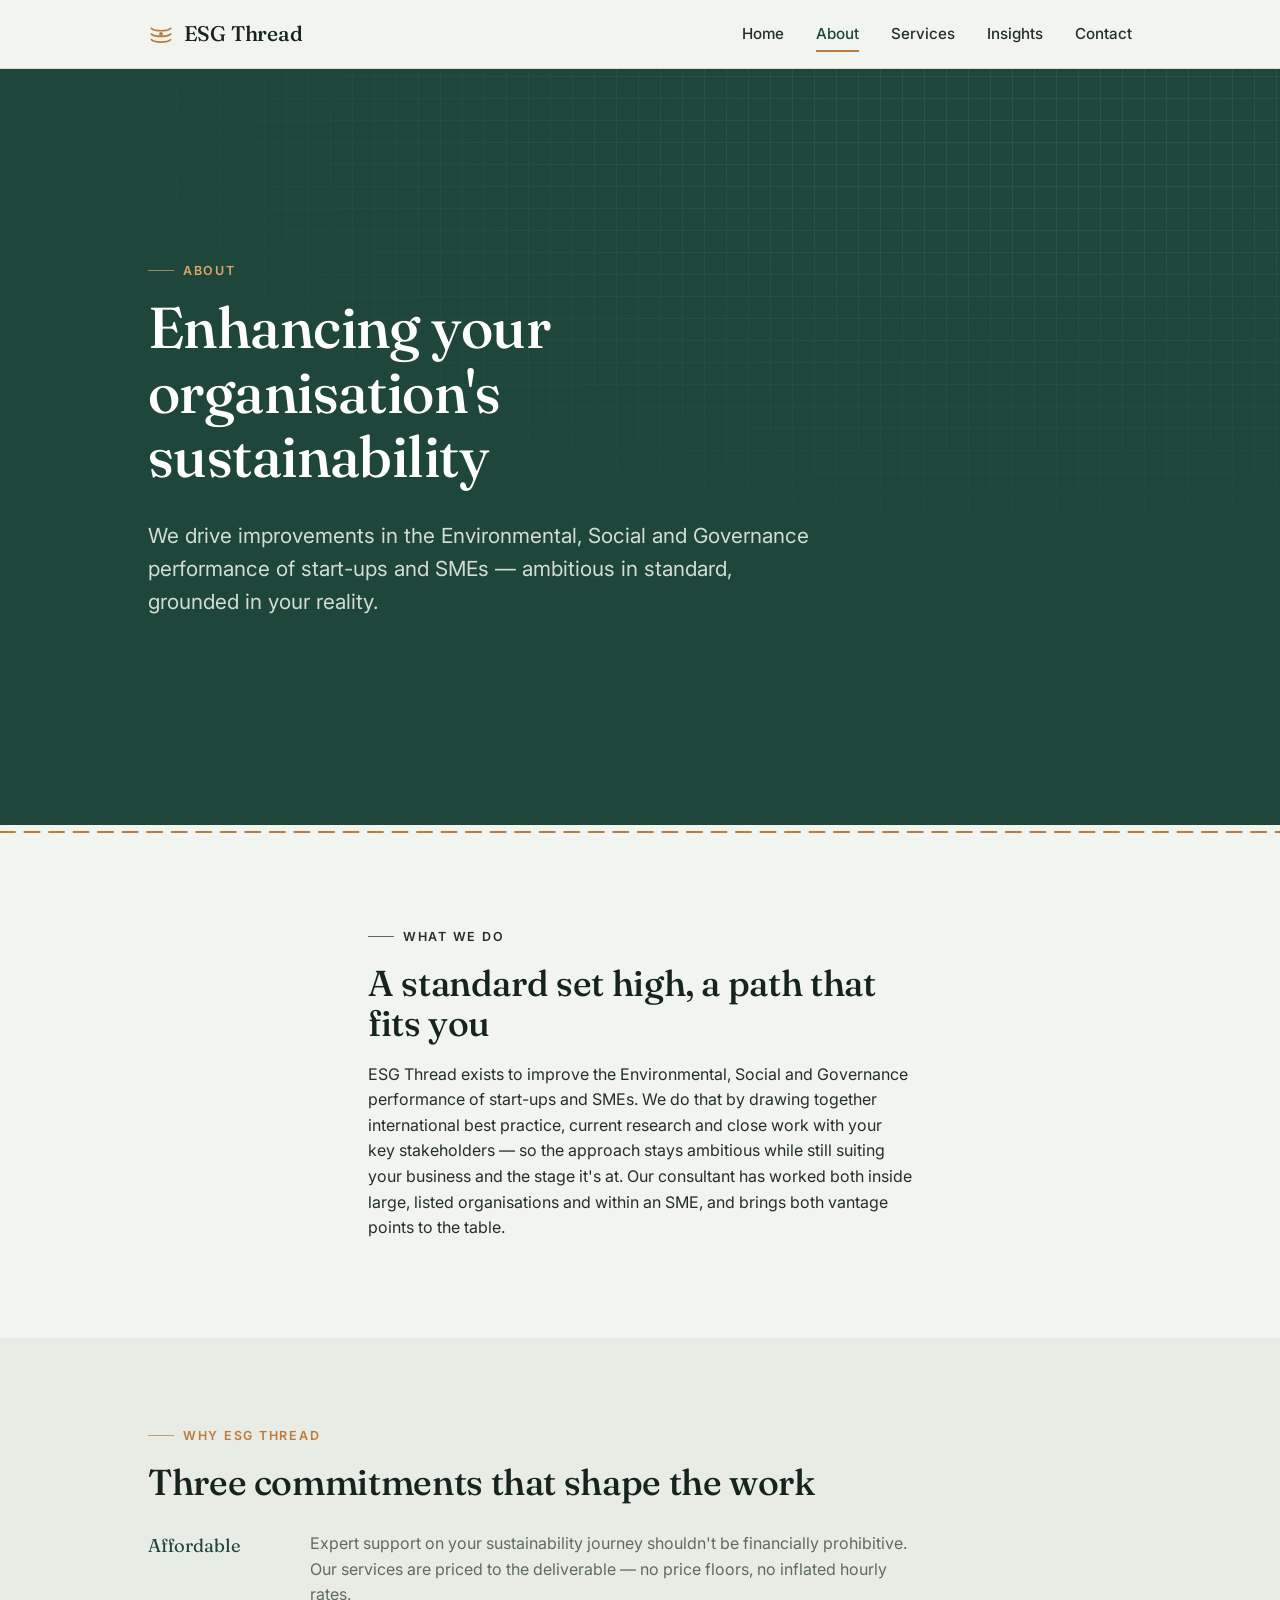
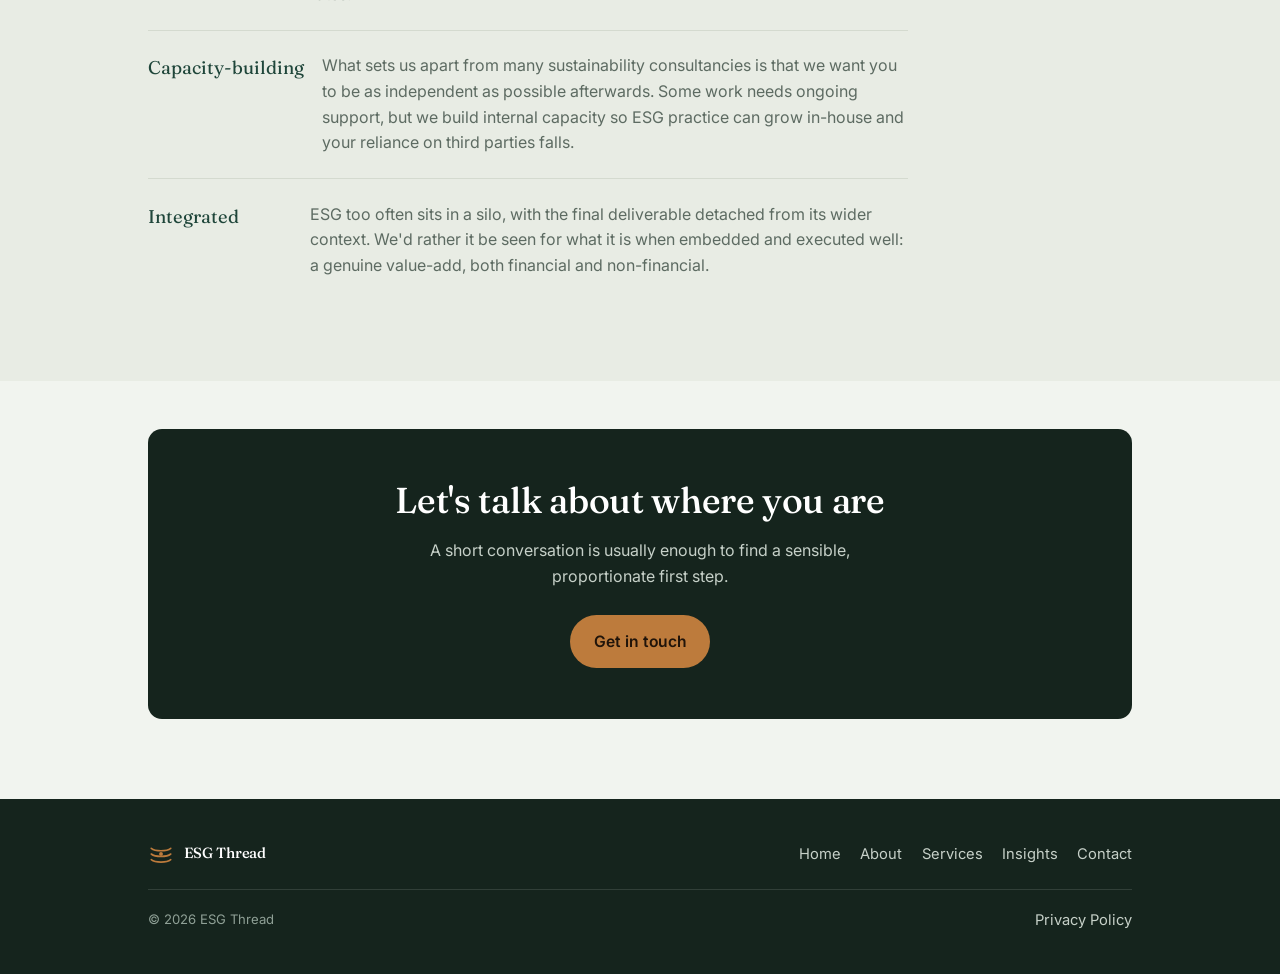
<file: about/index.html>
<!DOCTYPE html>
<html lang="en-GB">
<head>
<meta charset="UTF-8">
<meta name="viewport" content="width=device-width, initial-scale=1">
<meta name="color-scheme" content="light">
<title>About — ESG Thread</title>
<meta name="description" content="ESG Thread drives improvements in the Environmental, Social and Governance performance of start-ups and SMEs — affordable, capacity-building and integrated.">
<link rel="canonical" href="https://esgthread.com/about/">
<meta name="robots" content="max-image-preview:large">
<link rel="preconnect" href="https://fonts.googleapis.com">
<link rel="preconnect" href="https://fonts.gstatic.com" crossorigin>
<link href="https://fonts.googleapis.com/css2?family=Fraunces:opsz,wght@9..144,400;9..144,500;9..144,600&family=Inter:wght@400;500;600&display=swap" rel="stylesheet">
<link rel="stylesheet" href="/assets/styles.css">
</head>
<body>
<a class="skip" href="#main">Skip to content</a>

<header class="site-head">
  <div class="wrap">
    <a class="brand" href="/">
      <svg class="brand-mark" viewBox="0 0 32 32" fill="none" aria-hidden="true"><path d="M4 9c5 4 19 4 24 0M4 16c5 4 19 4 24 0M4 23c5 4 19 4 24 0" stroke="currentColor" stroke-width="2" stroke-linecap="round"/><circle cx="16" cy="16" r="2.4" fill="currentColor"/></svg>
      ESG&nbsp;Thread
    </a>
    <button class="nav-toggle" aria-expanded="false" aria-controls="nav">Menu</button>
    <nav class="main" id="nav" aria-label="Primary">
      <ul>
        <li><a href="/">Home</a></li>
        <li><a href="/about/" aria-current="page">About</a></li>
        <li><a href="/services/">Services</a></li>
        <li><a href="/insights/">Insights</a></li>
        <li><a href="/contact/">Contact</a></li>
      </ul>
    </nav>
  </div>
</header>

<main id="main">

  <section class="hero">
    <div class="wrap">
      <p class="eyebrow">About</p>
      <h1>Enhancing your organisation's sustainability</h1>
      <p class="lede">We drive improvements in the Environmental, Social and Governance performance of start-ups and SMEs — ambitious in standard, grounded in your reality.</p>
    </div>
  </section>

  <div class="stitch" aria-hidden="true"><svg viewBox="0 0 1200 14" preserveAspectRatio="none"><line x1="0" y1="7" x2="1200" y2="7" stroke="currentColor" stroke-width="2" stroke-dasharray="14 9" stroke-linecap="round"/></svg></div>

  <section>
    <div class="wrap prose reveal">
      <p class="eyebrow">What we do</p>
      <h2>A standard set high, a path that fits you</h2>
      <p>ESG Thread exists to improve the Environmental, Social and Governance performance of start-ups and SMEs. We do that by drawing together international best practice, current research and close work with your key stakeholders — so the approach stays ambitious while still suiting your business and the stage it's at. Our consultant has worked both inside large, listed organisations and within an SME, and brings both vantage points to the table.</p>
    </div>
  </section>

  <section style="background:var(--paper-2)">
    <div class="wrap">
      <p class="eyebrow">Why ESG Thread</p>
      <h2 style="margin-bottom:1.8rem">Three commitments that shape the work</h2>
      <div class="values reveal" style="max-width:760px">
        <div class="value">
          <span class="k">Affordable</span>
          <p>Expert support on your sustainability journey shouldn't be financially prohibitive. Our services are priced to the deliverable — no price floors, no inflated hourly rates.</p>
        </div>
        <div class="value">
          <span class="k">Capacity-building</span>
          <p>What sets us apart from many sustainability consultancies is that we want you to be as independent as possible afterwards. Some work needs ongoing support, but we build internal capacity so ESG practice can grow in-house and your reliance on third parties falls.</p>
        </div>
        <div class="value">
          <span class="k">Integrated</span>
          <p>ESG too often sits in a silo, with the final deliverable detached from its wider context. We'd rather it be seen for what it is when embedded and executed well: a genuine value-add, both financial and non-financial.</p>
        </div>
      </div>
    </div>
  </section>

  <section class="section-tight">
    <div class="wrap">
      <div class="cta-band reveal">
        <h2>Let's talk about where you are</h2>
        <p>A short conversation is usually enough to find a sensible, proportionate first step.</p>
        <p style="margin-top:1.6rem;margin-bottom:0"><a class="btn btn-primary" href="/contact/">Get in touch</a></p>
      </div>
    </div>
  </section>

</main>

<footer class="site-foot">
  <div class="wrap">
    <a class="brand" href="/"><svg class="brand-mark" viewBox="0 0 32 32" fill="none" aria-hidden="true"><path d="M4 9c5 4 19 4 24 0M4 16c5 4 19 4 24 0M4 23c5 4 19 4 24 0" stroke="currentColor" stroke-width="2" stroke-linecap="round"/><circle cx="16" cy="16" r="2.4" fill="currentColor"/></svg> ESG&nbsp;Thread</a>
    <nav aria-label="Footer"><ul><li><a href="/">Home</a></li><li><a href="/about/">About</a></li><li><a href="/services/">Services</a></li><li><a href="/insights/">Insights</a></li><li><a href="/contact/">Contact</a></li></ul></nav>
    <div class="foot-legal"><span>© 2026 ESG Thread</span><a href="/privacy/">Privacy Policy</a></div>
  </div>
</footer>

<script src="/assets/main.js"></script>
</body>
</html>
</file>
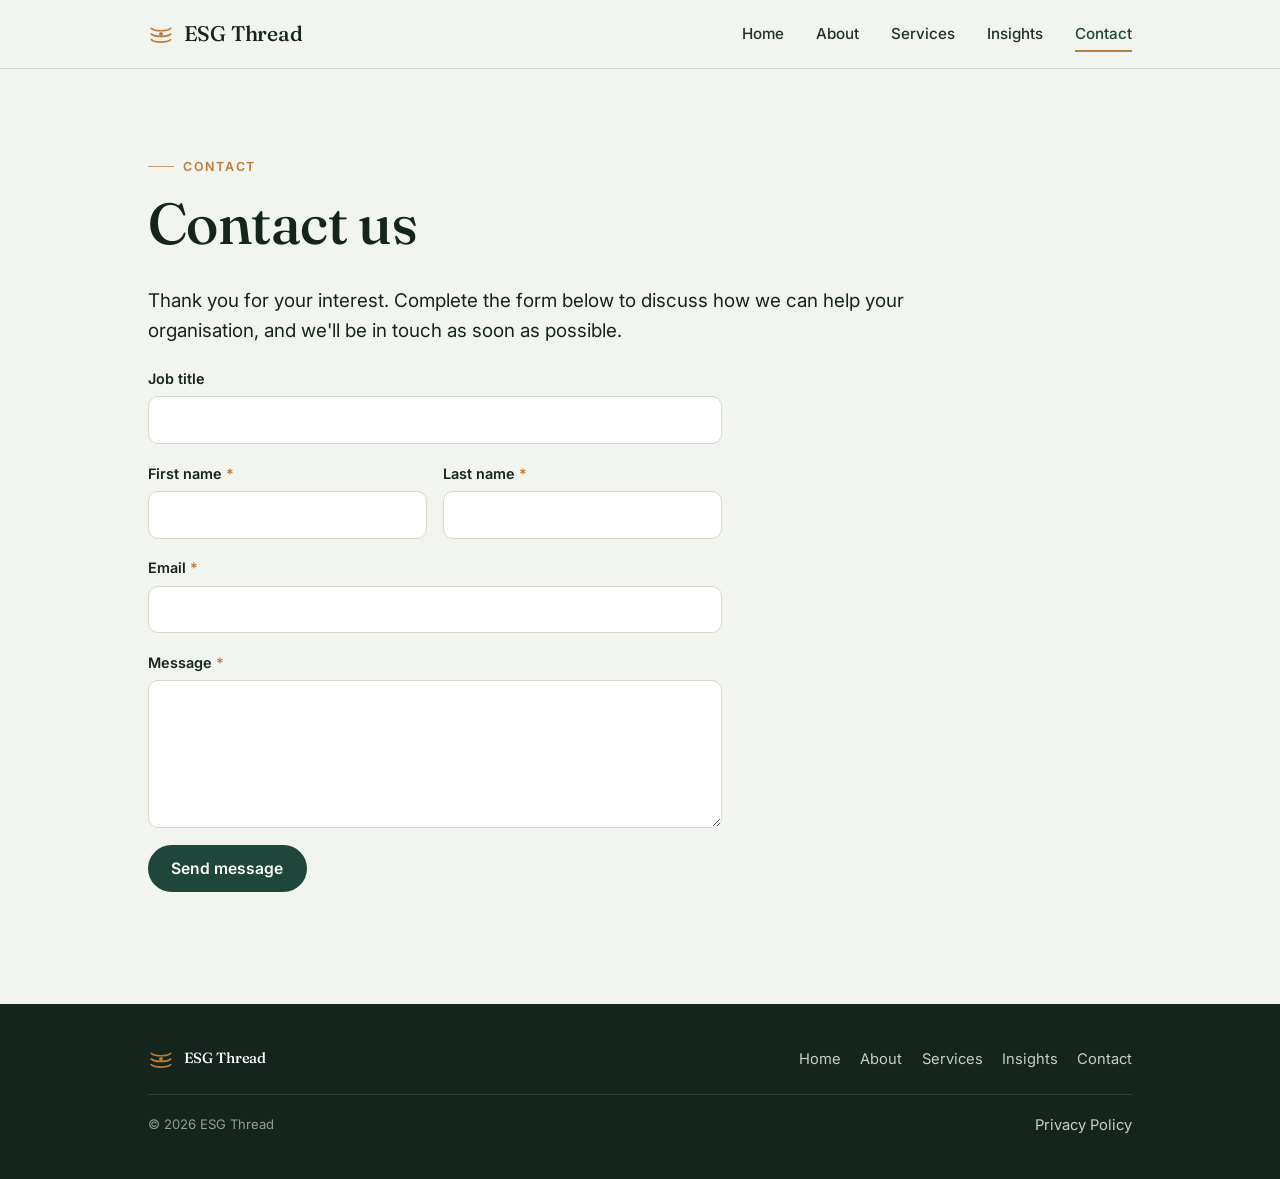
<file: contact/index.html>
<!DOCTYPE html>
<html lang="en-GB">
<head>
<meta charset="UTF-8">
<meta name="viewport" content="width=device-width, initial-scale=1">
<meta name="color-scheme" content="light">
<title>Contact — ESG Thread</title>
<meta name="description" content="Get in touch with ESG Thread to discuss how we can help your organisation enhance its ESG performance.">
<link rel="canonical" href="https://esgthread.com/contact/">
<meta name="robots" content="max-image-preview:large">
<link rel="preconnect" href="https://fonts.googleapis.com">
<link rel="preconnect" href="https://fonts.gstatic.com" crossorigin>
<link href="https://fonts.googleapis.com/css2?family=Fraunces:opsz,wght@9..144,400;9..144,500;9..144,600&family=Inter:wght@400;500;600&display=swap" rel="stylesheet">
<link rel="stylesheet" href="/assets/styles.css">
</head>
<body>
<a class="skip" href="#main">Skip to content</a>

<header class="site-head">
  <div class="wrap">
    <a class="brand" href="/"><svg class="brand-mark" viewBox="0 0 32 32" fill="none" aria-hidden="true"><path d="M4 9c5 4 19 4 24 0M4 16c5 4 19 4 24 0M4 23c5 4 19 4 24 0" stroke="currentColor" stroke-width="2" stroke-linecap="round"/><circle cx="16" cy="16" r="2.4" fill="currentColor"/></svg> ESG&nbsp;Thread</a>
    <button class="nav-toggle" aria-expanded="false" aria-controls="nav">Menu</button>
    <nav class="main" id="nav" aria-label="Primary">
      <ul>
        <li><a href="/">Home</a></li>
        <li><a href="/about/">About</a></li>
        <li><a href="/services/">Services</a></li>
        <li><a href="/insights/">Insights</a></li>
        <li><a href="/contact/" aria-current="page">Contact</a></li>
      </ul>
    </nav>
  </div>
</header>

<main id="main">

  <section>
    <div class="wrap">
      <p class="eyebrow">Contact</p>
      <h1>Contact us</h1>
      <p class="lead prose">Thank you for your interest. Complete the form below to discuss how we can help your organisation, and we'll be in touch as soon as possible.</p>

      <!-- ================== CONTACT FORM ENDPOINT ==================
           Live and connected to Formspree form xaqzrzzy.
           To point this at a different form, change the eight-character
           code at the end of the action URL below — that's the only place
           the ID lives.
           =========================================================== -->
      <form class="contact" action="https://formspree.io/f/xaqzrzzy" method="POST">
        <!-- Honeypot: hidden from people, tempting to bots. Formspree discards any
             submission where this is filled. Leave it empty and unstyled-for-humans. -->
        <input type="text" name="_gotcha" tabindex="-1" autocomplete="off" aria-hidden="true"
               style="position:absolute;left:-9999px;width:1px;height:1px;overflow:hidden">
        <div class="field">
          <label for="jobtitle">Job title</label>
          <input id="jobtitle" name="job title" type="text" autocomplete="organization-title">
        </div>
        <div class="two">
          <div class="field">
            <label for="first">First name <span class="req">*</span></label>
            <input id="first" name="first name" type="text" autocomplete="given-name" required>
          </div>
          <div class="field">
            <label for="last">Last name <span class="req">*</span></label>
            <input id="last" name="last name" type="text" autocomplete="family-name" required>
          </div>
        </div>
        <div class="field">
          <label for="email">Email <span class="req">*</span></label>
          <input id="email" name="email" type="email" autocomplete="email" required>
        </div>
        <div class="field">
          <label for="message">Message <span class="req">*</span></label>
          <textarea id="message" name="message" rows="6" required></textarea>
        </div>
        <div>
          <button class="btn btn-dark" type="submit">Send message</button>
        </div>
      </form>
      <div id="form-status" role="status" aria-live="polite" hidden
           style="margin-top:1.2rem;padding:1rem 1.2rem;border-radius:10px;font-size:.97rem"></div>
    </div>
  </section>

</main>

<footer class="site-foot">
  <div class="wrap">
    <a class="brand" href="/"><svg class="brand-mark" viewBox="0 0 32 32" fill="none" aria-hidden="true"><path d="M4 9c5 4 19 4 24 0M4 16c5 4 19 4 24 0M4 23c5 4 19 4 24 0" stroke="currentColor" stroke-width="2" stroke-linecap="round"/><circle cx="16" cy="16" r="2.4" fill="currentColor"/></svg> ESG&nbsp;Thread</a>
    <nav aria-label="Footer"><ul><li><a href="/">Home</a></li><li><a href="/about/">About</a></li><li><a href="/services/">Services</a></li><li><a href="/insights/">Insights</a></li><li><a href="/contact/">Contact</a></li></ul></nav>
    <div class="foot-legal"><span>© 2026 ESG Thread</span><a href="/privacy/">Privacy Policy</a></div>
  </div>
</footer>

<script src="/assets/main.js"></script>
<script>
(function(){
  var form = document.querySelector('form.contact');
  var status = document.getElementById('form-status');
  if(!form || !status) return;

  function show(msg, ok){
    status.hidden = false;
    status.textContent = msg;
    status.style.background = ok ? '#e7efe6' : '#f6e7e1';
    status.style.color = ok ? '#1f463a' : '#8a3b22';
    status.style.border = '1px solid ' + (ok ? '#bcd2bd' : '#e3b9a8');
  }

  form.addEventListener('submit', function(e){
    // If the endpoint hasn't been set yet, let the normal POST happen (and warn in console).
    if(form.action.indexOf('YOUR_FORM_ID') !== -1){
      e.preventDefault();
      show("This form isn't connected yet. (Set your Formspree ID in contact/index.html.)", false);
      return;
    }
    if(!form.checkValidity()){ return; } // let the browser show field errors
    e.preventDefault();

    var btn = form.querySelector('button[type="submit"]');
    var label = btn.textContent;
    btn.disabled = true; btn.textContent = 'Sending…';

    fetch(form.action, {
      method: 'POST',
      body: new FormData(form),
      headers: { 'Accept': 'application/json' }
    }).then(function(res){
      if(res.ok){
        form.reset();
        form.style.display = 'none';
        show("Thank you — your message has been sent. We'll be in touch as soon as possible.", true);
      } else {
        return res.json().then(function(d){
          var m = (d && d.errors) ? d.errors.map(function(x){return x.message;}).join(', ')
                                  : 'Something went wrong. Please try again, or email us directly.';
          show(m, false);
        });
      }
    }).catch(function(){
      show('Network error — please check your connection and try again.', false);
    }).finally(function(){
      btn.disabled = false; btn.textContent = label;
    });
  });
})();
</script>
</body>
</html>
</file>
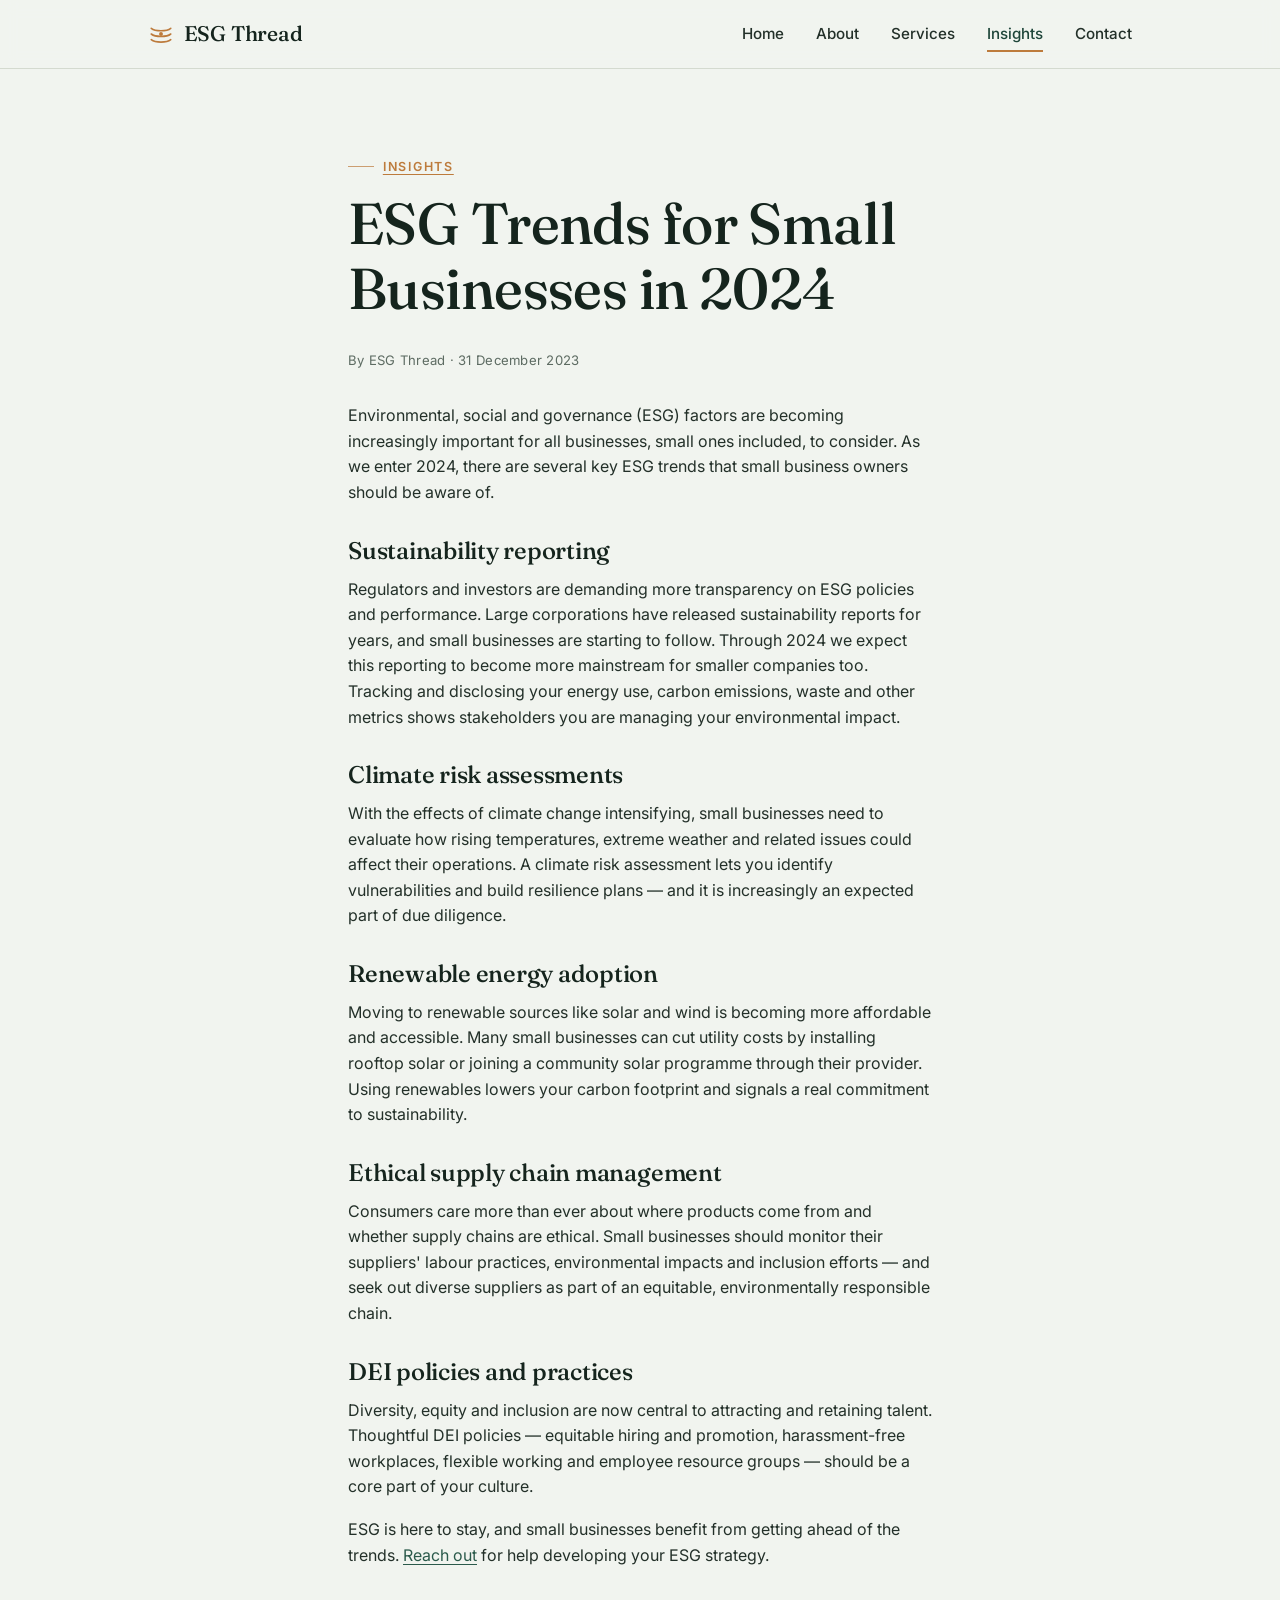
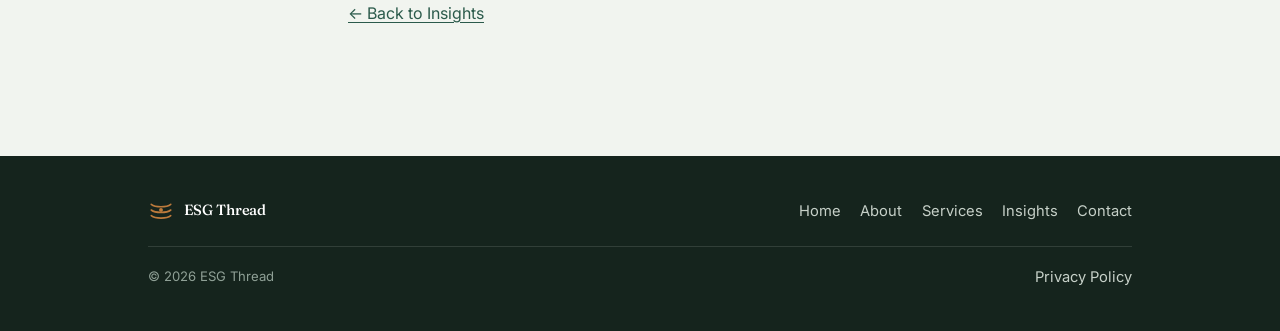
<file: esg-trends-for-small-businesses-in-2024/index.html>
<!DOCTYPE html>
<html lang="en-GB">
<head>
<meta charset="UTF-8">
<meta name="viewport" content="width=device-width, initial-scale=1">
<meta name="color-scheme" content="light">
<title>ESG Trends for Small Businesses in 2024 — ESG Thread</title>
<meta name="description" content="Five key ESG trends small business owners should be aware of in 2024: sustainability reporting, climate risk assessments, renewable energy, ethical supply chains and DEI.">
<link rel="canonical" href="https://esgthread.com/esg-trends-for-small-businesses-in-2024/">
<meta name="robots" content="max-image-preview:large">
<link rel="preconnect" href="https://fonts.googleapis.com">
<link rel="preconnect" href="https://fonts.gstatic.com" crossorigin>
<link href="https://fonts.googleapis.com/css2?family=Fraunces:opsz,wght@9..144,400;9..144,500;9..144,600&family=Inter:wght@400;500;600&display=swap" rel="stylesheet">
<link rel="stylesheet" href="/assets/styles.css">
<script type="application/ld+json">
{"@context":"https://schema.org","@type":"BlogPosting","headline":"ESG Trends for Small Businesses in 2024","datePublished":"2023-12-31","author":{"@type":"Organization","name":"ESG Thread"},"publisher":{"@type":"Organization","name":"ESG Thread"},"mainEntityOfPage":"https://esgthread.com/esg-trends-for-small-businesses-in-2024/"}
</script>
</head>
<body>
<a class="skip" href="#main">Skip to content</a>

<header class="site-head">
  <div class="wrap">
    <a class="brand" href="/"><svg class="brand-mark" viewBox="0 0 32 32" fill="none" aria-hidden="true"><path d="M4 9c5 4 19 4 24 0M4 16c5 4 19 4 24 0M4 23c5 4 19 4 24 0" stroke="currentColor" stroke-width="2" stroke-linecap="round"/><circle cx="16" cy="16" r="2.4" fill="currentColor"/></svg> ESG&nbsp;Thread</a>
    <button class="nav-toggle" aria-expanded="false" aria-controls="nav">Menu</button>
    <nav class="main" id="nav" aria-label="Primary">
      <ul>
        <li><a href="/">Home</a></li>
        <li><a href="/about/">About</a></li>
        <li><a href="/services/">Services</a></li>
        <li><a href="/insights/" aria-current="page">Insights</a></li>
        <li><a href="/contact/">Contact</a></li>
      </ul>
    </nav>
  </div>
</header>

<main id="main">

  <section>
    <div class="wrap article">
      <p class="eyebrow"><a href="/insights/" style="color:inherit">Insights</a></p>
      <h1>ESG Trends for Small Businesses in 2024</h1>
      <span class="meta">By ESG Thread · 31 December 2023</span>

      <p>Environmental, social and governance (ESG) factors are becoming increasingly important for all businesses, small ones included, to consider. As we enter 2024, there are several key ESG trends that small business owners should be aware of.</p>

      <h2>Sustainability reporting</h2>
      <p>Regulators and investors are demanding more transparency on ESG policies and performance. Large corporations have released sustainability reports for years, and small businesses are starting to follow. Through 2024 we expect this reporting to become more mainstream for smaller companies too. Tracking and disclosing your energy use, carbon emissions, waste and other metrics shows stakeholders you are managing your environmental impact.</p>

      <h2>Climate risk assessments</h2>
      <p>With the effects of climate change intensifying, small businesses need to evaluate how rising temperatures, extreme weather and related issues could affect their operations. A climate risk assessment lets you identify vulnerabilities and build resilience plans — and it is increasingly an expected part of due diligence.</p>

      <h2>Renewable energy adoption</h2>
      <p>Moving to renewable sources like solar and wind is becoming more affordable and accessible. Many small businesses can cut utility costs by installing rooftop solar or joining a community solar programme through their provider. Using renewables lowers your carbon footprint and signals a real commitment to sustainability.</p>

      <h2>Ethical supply chain management</h2>
      <p>Consumers care more than ever about where products come from and whether supply chains are ethical. Small businesses should monitor their suppliers' labour practices, environmental impacts and inclusion efforts — and seek out diverse suppliers as part of an equitable, environmentally responsible chain.</p>

      <h2>DEI policies and practices</h2>
      <p>Diversity, equity and inclusion are now central to attracting and retaining talent. Thoughtful DEI policies — equitable hiring and promotion, harassment-free workplaces, flexible working and employee resource groups — should be a core part of your culture.</p>

      <p>ESG is here to stay, and small businesses benefit from getting ahead of the trends. <a href="/contact/">Reach out</a> for help developing your ESG strategy.</p>

      <p style="margin-top:2rem"><a href="/insights/">← Back to Insights</a></p>
    </div>
  </section>

</main>

<footer class="site-foot">
  <div class="wrap">
    <a class="brand" href="/"><svg class="brand-mark" viewBox="0 0 32 32" fill="none" aria-hidden="true"><path d="M4 9c5 4 19 4 24 0M4 16c5 4 19 4 24 0M4 23c5 4 19 4 24 0" stroke="currentColor" stroke-width="2" stroke-linecap="round"/><circle cx="16" cy="16" r="2.4" fill="currentColor"/></svg> ESG&nbsp;Thread</a>
    <nav aria-label="Footer"><ul><li><a href="/">Home</a></li><li><a href="/about/">About</a></li><li><a href="/services/">Services</a></li><li><a href="/insights/">Insights</a></li><li><a href="/contact/">Contact</a></li></ul></nav>
    <div class="foot-legal"><span>© 2026 ESG Thread</span><a href="/privacy/">Privacy Policy</a></div>
  </div>
</footer>

<script src="/assets/main.js"></script>
</body>
</html>
</file>
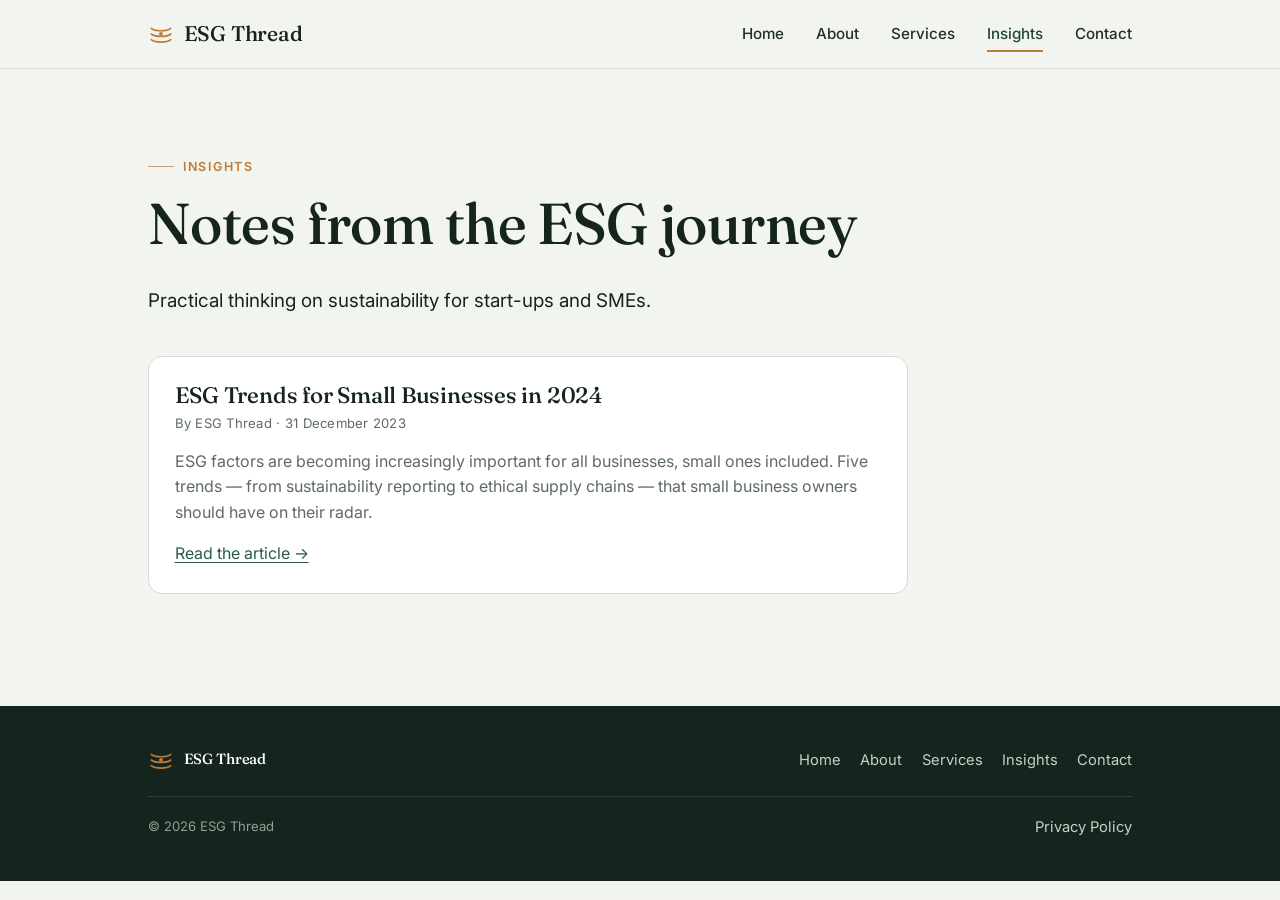
<file: insights/index.html>
<!DOCTYPE html>
<html lang="en-GB">
<head>
<meta charset="UTF-8">
<meta name="viewport" content="width=device-width, initial-scale=1">
<meta name="color-scheme" content="light">
<title>Insights — ESG Thread</title>
<meta name="description" content="ESG insights and guidance for small businesses from ESG Thread.">
<link rel="canonical" href="https://esgthread.com/insights/">
<meta name="robots" content="max-image-preview:large">
<link rel="preconnect" href="https://fonts.googleapis.com">
<link rel="preconnect" href="https://fonts.gstatic.com" crossorigin>
<link href="https://fonts.googleapis.com/css2?family=Fraunces:opsz,wght@9..144,400;9..144,500;9..144,600&family=Inter:wght@400;500;600&display=swap" rel="stylesheet">
<link rel="stylesheet" href="/assets/styles.css">
</head>
<body>
<a class="skip" href="#main">Skip to content</a>

<header class="site-head">
  <div class="wrap">
    <a class="brand" href="/"><svg class="brand-mark" viewBox="0 0 32 32" fill="none" aria-hidden="true"><path d="M4 9c5 4 19 4 24 0M4 16c5 4 19 4 24 0M4 23c5 4 19 4 24 0" stroke="currentColor" stroke-width="2" stroke-linecap="round"/><circle cx="16" cy="16" r="2.4" fill="currentColor"/></svg> ESG&nbsp;Thread</a>
    <button class="nav-toggle" aria-expanded="false" aria-controls="nav">Menu</button>
    <nav class="main" id="nav" aria-label="Primary">
      <ul>
        <li><a href="/">Home</a></li>
        <li><a href="/about/">About</a></li>
        <li><a href="/services/">Services</a></li>
        <li><a href="/insights/" aria-current="page">Insights</a></li>
        <li><a href="/contact/">Contact</a></li>
      </ul>
    </nav>
  </div>
</header>

<main id="main">

  <section>
    <div class="wrap">
      <p class="eyebrow">Insights</p>
      <h1>Notes from the ESG journey</h1>
      <p class="lead prose">Practical thinking on sustainability for start-ups and SMEs.</p>

      <div class="posts" style="margin-top:2.5rem">
        <article class="post-row reveal">
          <h2><a href="/esg-trends-for-small-businesses-in-2024/">ESG Trends for Small Businesses in 2024</a></h2>
          <p class="meta">By ESG Thread · 31 December 2023</p>
          <p style="margin:.7rem 0 0;color:var(--muted)">ESG factors are becoming increasingly important for all businesses, small ones included. Five trends — from sustainability reporting to ethical supply chains — that small business owners should have on their radar.</p>
          <p style="margin:1rem 0 0"><a href="/esg-trends-for-small-businesses-in-2024/">Read the article →</a></p>
        </article>
      </div>
    </div>
  </section>

</main>

<footer class="site-foot">
  <div class="wrap">
    <a class="brand" href="/"><svg class="brand-mark" viewBox="0 0 32 32" fill="none" aria-hidden="true"><path d="M4 9c5 4 19 4 24 0M4 16c5 4 19 4 24 0M4 23c5 4 19 4 24 0" stroke="currentColor" stroke-width="2" stroke-linecap="round"/><circle cx="16" cy="16" r="2.4" fill="currentColor"/></svg> ESG&nbsp;Thread</a>
    <nav aria-label="Footer"><ul><li><a href="/">Home</a></li><li><a href="/about/">About</a></li><li><a href="/services/">Services</a></li><li><a href="/insights/">Insights</a></li><li><a href="/contact/">Contact</a></li></ul></nav>
    <div class="foot-legal"><span>© 2026 ESG Thread</span><a href="/privacy/">Privacy Policy</a></div>
  </div>
</footer>

<script src="/assets/main.js"></script>
</body>
</html>
</file>
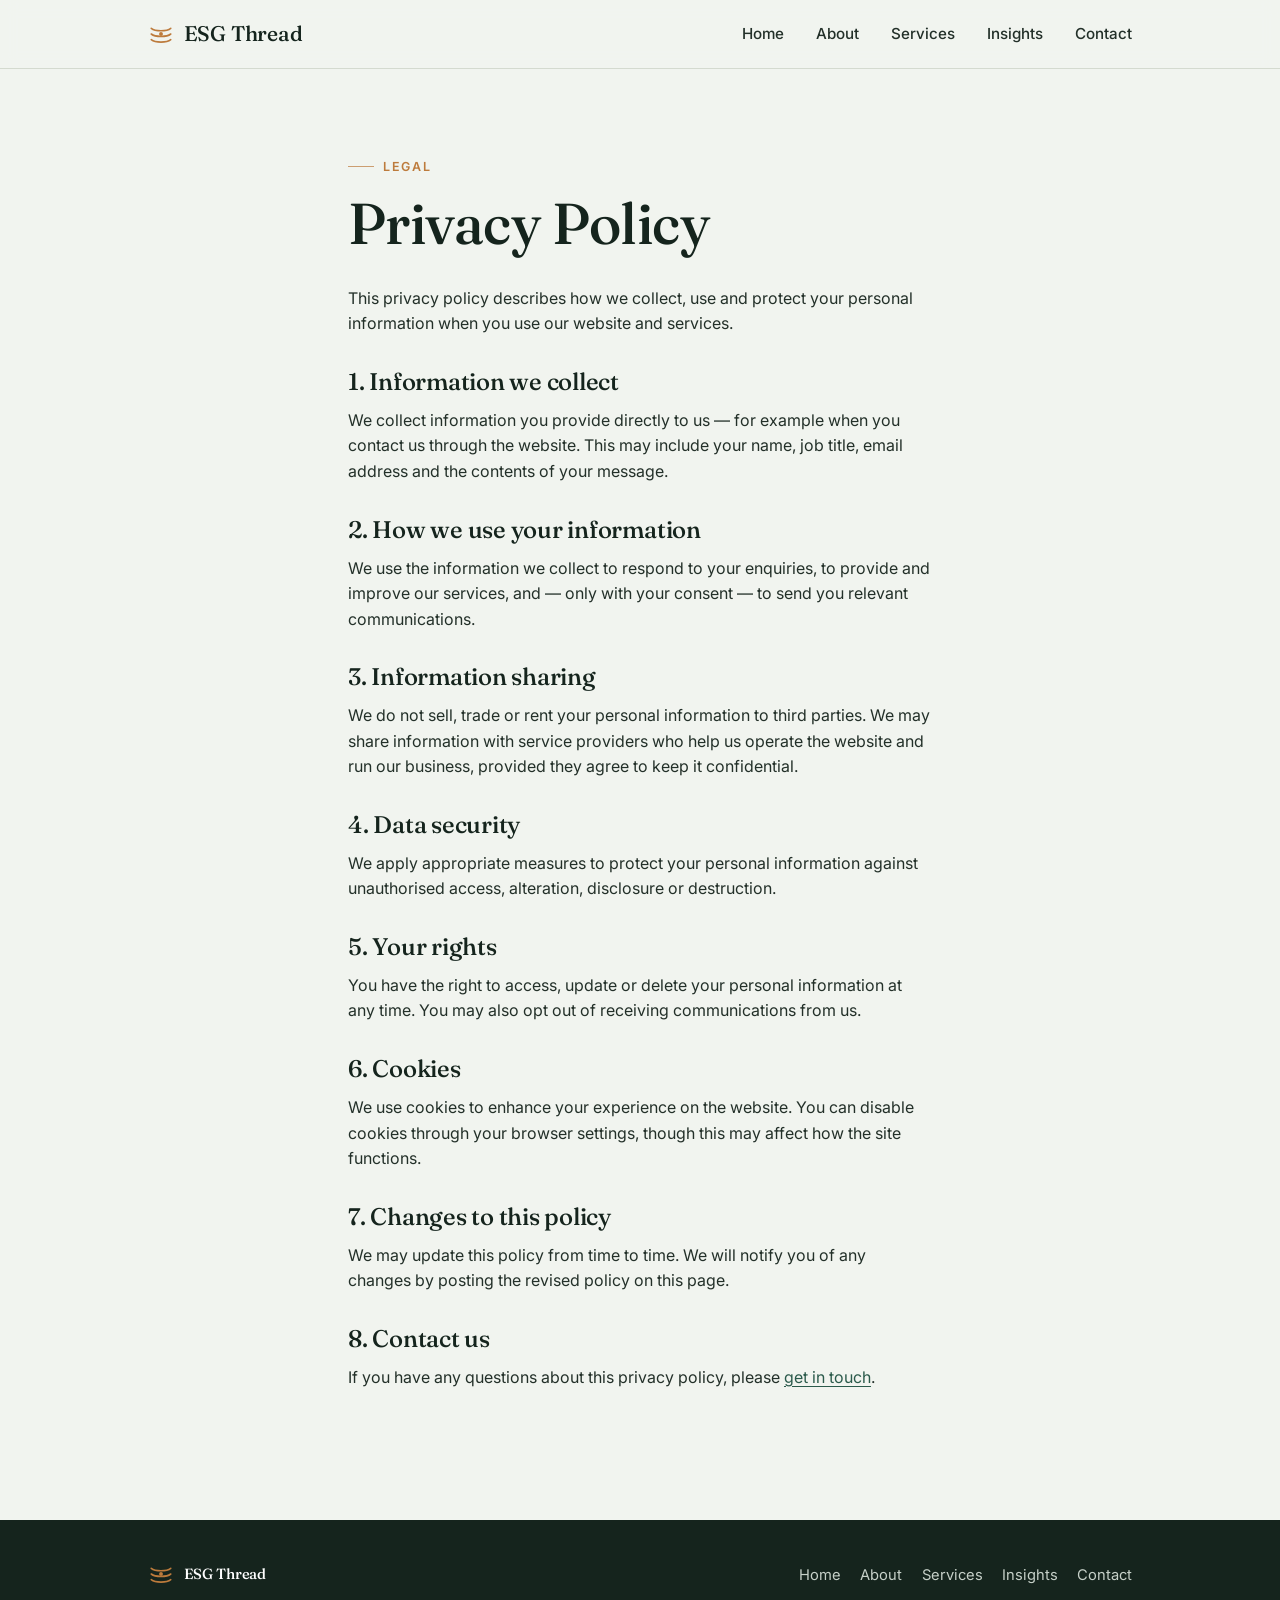
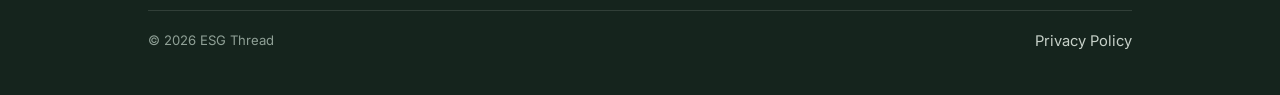
<file: privacy/index.html>
<!DOCTYPE html>
<html lang="en-GB">
<head>
<meta charset="UTF-8">
<meta name="viewport" content="width=device-width, initial-scale=1">
<meta name="color-scheme" content="light">
<title>Privacy Policy — ESG Thread</title>
<meta name="description" content="How ESG Thread collects, uses and protects your personal information.">
<link rel="canonical" href="https://esgthread.com/privacy/">
<meta name="robots" content="max-image-preview:large">
<link rel="preconnect" href="https://fonts.googleapis.com">
<link rel="preconnect" href="https://fonts.gstatic.com" crossorigin>
<link href="https://fonts.googleapis.com/css2?family=Fraunces:opsz,wght@9..144,400;9..144,500;9..144,600&family=Inter:wght@400;500;600&display=swap" rel="stylesheet">
<link rel="stylesheet" href="/assets/styles.css">
</head>
<body>
<a class="skip" href="#main">Skip to content</a>

<header class="site-head">
  <div class="wrap">
    <a class="brand" href="/"><svg class="brand-mark" viewBox="0 0 32 32" fill="none" aria-hidden="true"><path d="M4 9c5 4 19 4 24 0M4 16c5 4 19 4 24 0M4 23c5 4 19 4 24 0" stroke="currentColor" stroke-width="2" stroke-linecap="round"/><circle cx="16" cy="16" r="2.4" fill="currentColor"/></svg> ESG&nbsp;Thread</a>
    <button class="nav-toggle" aria-expanded="false" aria-controls="nav">Menu</button>
    <nav class="main" id="nav" aria-label="Primary">
      <ul>
        <li><a href="/">Home</a></li>
        <li><a href="/about/">About</a></li>
        <li><a href="/services/">Services</a></li>
        <li><a href="/insights/">Insights</a></li>
        <li><a href="/contact/">Contact</a></li>
      </ul>
    </nav>
  </div>
</header>

<main id="main">
  <section>
    <div class="wrap article">
      <p class="eyebrow">Legal</p>
      <h1>Privacy Policy</h1>
      <p>This privacy policy describes how we collect, use and protect your personal information when you use our website and services.</p>

      <h2>1. Information we collect</h2>
      <p>We collect information you provide directly to us — for example when you contact us through the website. This may include your name, job title, email address and the contents of your message.</p>

      <h2>2. How we use your information</h2>
      <p>We use the information we collect to respond to your enquiries, to provide and improve our services, and — only with your consent — to send you relevant communications.</p>

      <h2>3. Information sharing</h2>
      <p>We do not sell, trade or rent your personal information to third parties. We may share information with service providers who help us operate the website and run our business, provided they agree to keep it confidential.</p>

      <h2>4. Data security</h2>
      <p>We apply appropriate measures to protect your personal information against unauthorised access, alteration, disclosure or destruction.</p>

      <h2>5. Your rights</h2>
      <p>You have the right to access, update or delete your personal information at any time. You may also opt out of receiving communications from us.</p>

      <h2>6. Cookies</h2>
      <p>We use cookies to enhance your experience on the website. You can disable cookies through your browser settings, though this may affect how the site functions.</p>

      <h2>7. Changes to this policy</h2>
      <p>We may update this policy from time to time. We will notify you of any changes by posting the revised policy on this page.</p>

      <h2>8. Contact us</h2>
      <p>If you have any questions about this privacy policy, please <a href="/contact/">get in touch</a>.</p>
    </div>
  </section>
</main>

<footer class="site-foot">
  <div class="wrap">
    <a class="brand" href="/"><svg class="brand-mark" viewBox="0 0 32 32" fill="none" aria-hidden="true"><path d="M4 9c5 4 19 4 24 0M4 16c5 4 19 4 24 0M4 23c5 4 19 4 24 0" stroke="currentColor" stroke-width="2" stroke-linecap="round"/><circle cx="16" cy="16" r="2.4" fill="currentColor"/></svg> ESG&nbsp;Thread</a>
    <nav aria-label="Footer"><ul><li><a href="/">Home</a></li><li><a href="/about/">About</a></li><li><a href="/services/">Services</a></li><li><a href="/insights/">Insights</a></li><li><a href="/contact/">Contact</a></li></ul></nav>
    <div class="foot-legal"><span>© 2026 ESG Thread</span><a href="/privacy/">Privacy Policy</a></div>
  </div>
</footer>

<script src="/assets/main.js"></script>
</body>
</html>
</file>
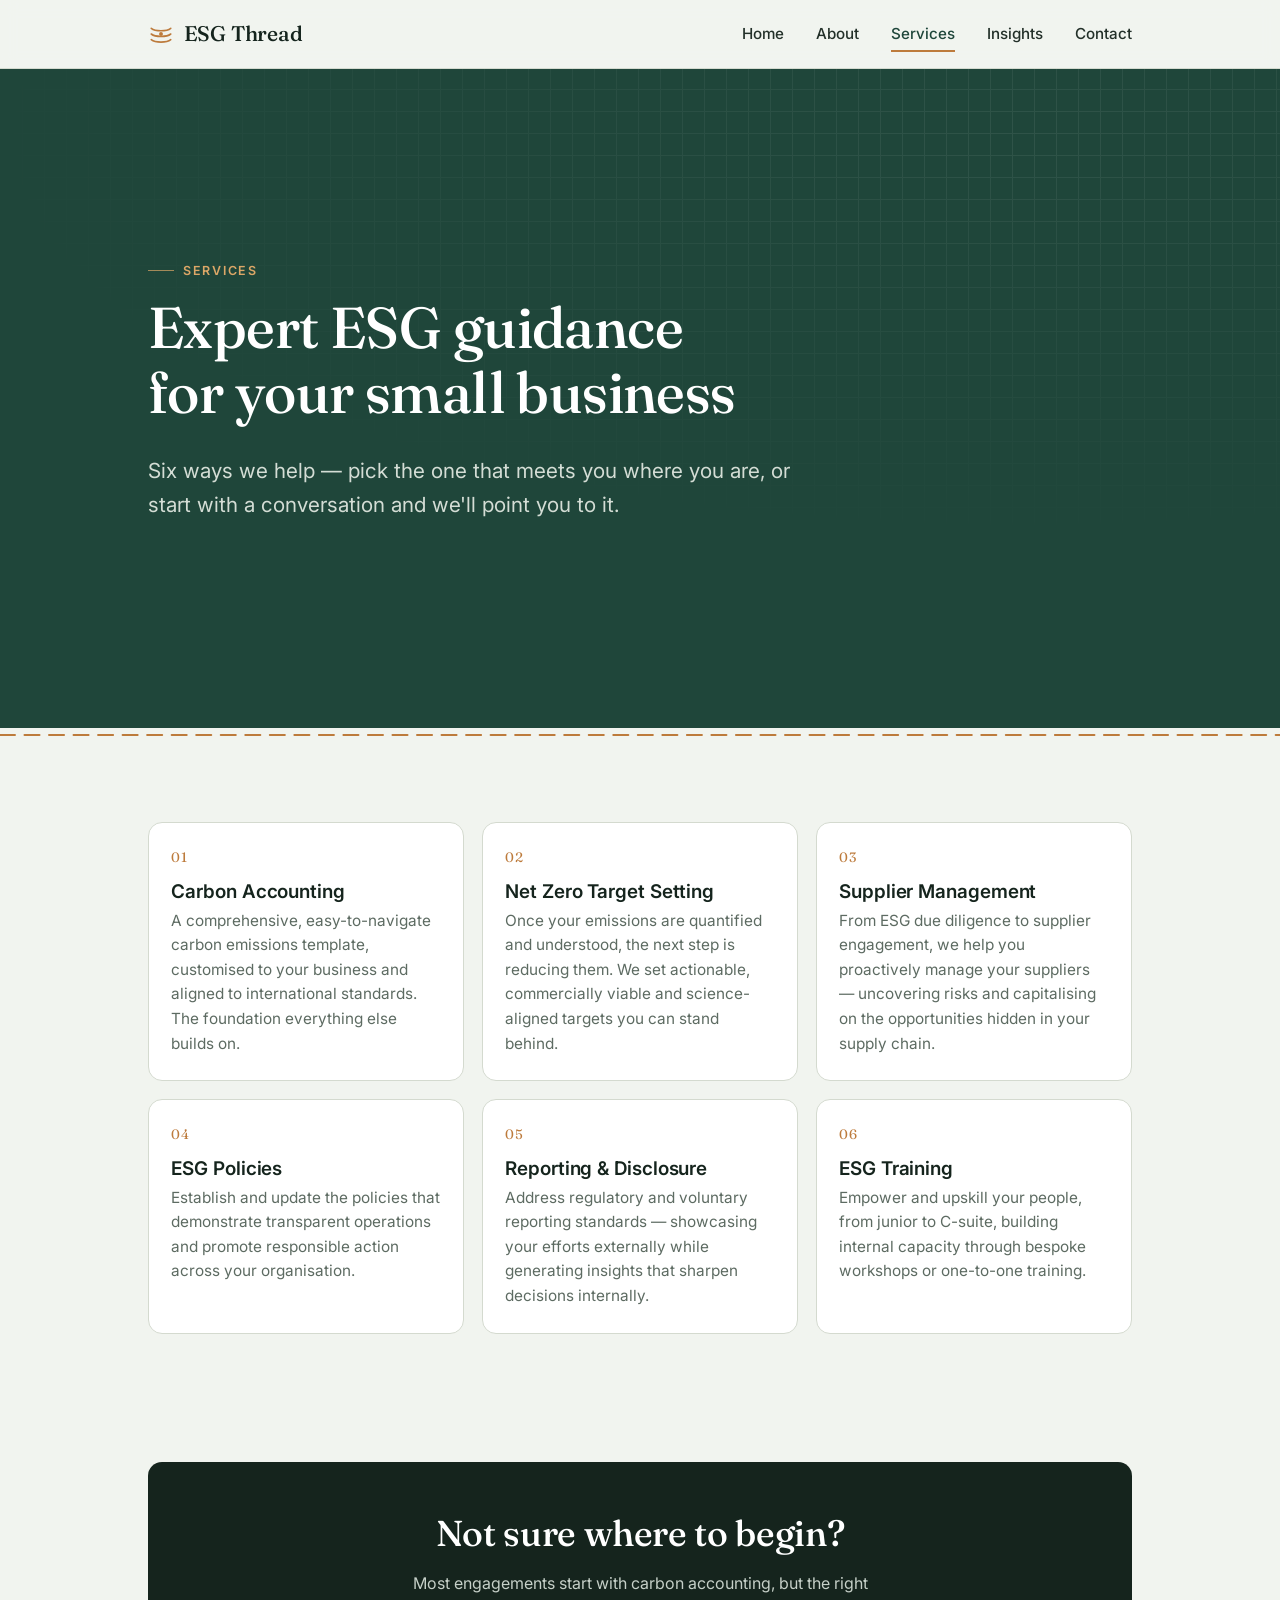
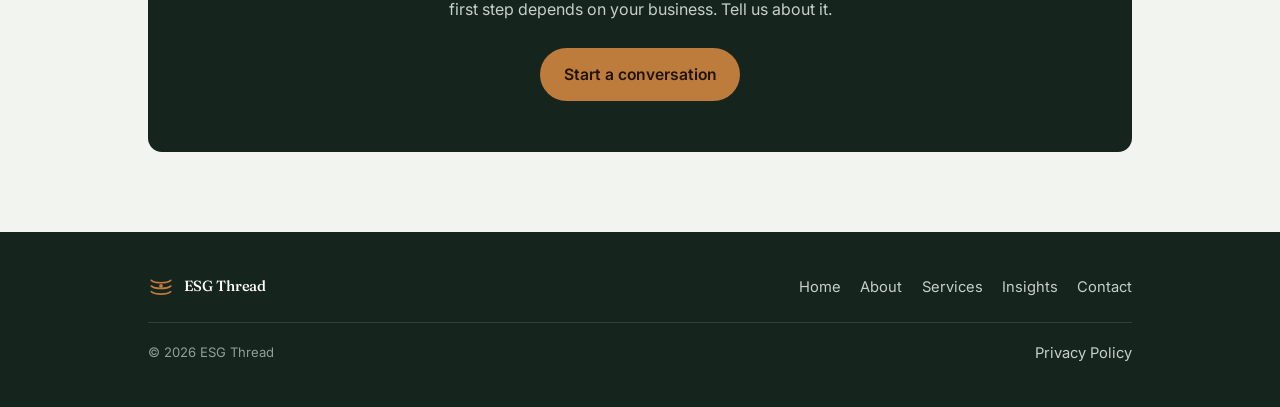
<file: services/index.html>
<!DOCTYPE html>
<html lang="en-GB">
<head>
<meta charset="UTF-8">
<meta name="viewport" content="width=device-width, initial-scale=1">
<meta name="color-scheme" content="light">
<title>Services — ESG Thread</title>
<meta name="description" content="Expert ESG guidance for small businesses: carbon accounting, net zero target setting, supplier management, ESG policies, reporting & disclosure, and ESG training.">
<link rel="canonical" href="https://esgthread.com/services/">
<meta name="robots" content="max-image-preview:large">
<link rel="preconnect" href="https://fonts.googleapis.com">
<link rel="preconnect" href="https://fonts.gstatic.com" crossorigin>
<link href="https://fonts.googleapis.com/css2?family=Fraunces:opsz,wght@9..144,400;9..144,500;9..144,600&family=Inter:wght@400;500;600&display=swap" rel="stylesheet">
<link rel="stylesheet" href="/assets/styles.css">
</head>
<body>
<a class="skip" href="#main">Skip to content</a>

<header class="site-head">
  <div class="wrap">
    <a class="brand" href="/"><svg class="brand-mark" viewBox="0 0 32 32" fill="none" aria-hidden="true"><path d="M4 9c5 4 19 4 24 0M4 16c5 4 19 4 24 0M4 23c5 4 19 4 24 0" stroke="currentColor" stroke-width="2" stroke-linecap="round"/><circle cx="16" cy="16" r="2.4" fill="currentColor"/></svg> ESG&nbsp;Thread</a>
    <button class="nav-toggle" aria-expanded="false" aria-controls="nav">Menu</button>
    <nav class="main" id="nav" aria-label="Primary">
      <ul>
        <li><a href="/">Home</a></li>
        <li><a href="/about/">About</a></li>
        <li><a href="/services/" aria-current="page">Services</a></li>
        <li><a href="/insights/">Insights</a></li>
        <li><a href="/contact/">Contact</a></li>
      </ul>
    </nav>
  </div>
</header>

<main id="main">

  <section class="hero">
    <div class="wrap">
      <p class="eyebrow">Services</p>
      <h1>Expert ESG guidance for your small business</h1>
      <p class="lede">Six ways we help — pick the one that meets you where you are, or start with a conversation and we'll point you to it.</p>
    </div>
  </section>

  <div class="stitch" aria-hidden="true"><svg viewBox="0 0 1200 14" preserveAspectRatio="none"><line x1="0" y1="7" x2="1200" y2="7" stroke="currentColor" stroke-width="2" stroke-dasharray="14 9" stroke-linecap="round"/></svg></div>

  <section>
    <div class="wrap">
      <div class="grid">
        <article class="card reveal"><span class="num">01</span><h3>Carbon Accounting</h3><p>A comprehensive, easy-to-navigate carbon emissions template, customised to your business and aligned to international standards. The foundation everything else builds on.</p></article>
        <article class="card reveal"><span class="num">02</span><h3>Net Zero Target Setting</h3><p>Once your emissions are quantified and understood, the next step is reducing them. We set actionable, commercially viable and science-aligned targets you can stand behind.</p></article>
        <article class="card reveal"><span class="num">03</span><h3>Supplier Management</h3><p>From ESG due diligence to supplier engagement, we help you proactively manage your suppliers — uncovering risks and capitalising on the opportunities hidden in your supply chain.</p></article>
        <article class="card reveal"><span class="num">04</span><h3>ESG Policies</h3><p>Establish and update the policies that demonstrate transparent operations and promote responsible action across your organisation.</p></article>
        <article class="card reveal"><span class="num">05</span><h3>Reporting &amp; Disclosure</h3><p>Address regulatory and voluntary reporting standards — showcasing your efforts externally while generating insights that sharpen decisions internally.</p></article>
        <article class="card reveal"><span class="num">06</span><h3>ESG Training</h3><p>Empower and upskill your people, from junior to C-suite, building internal capacity through bespoke workshops or one-to-one training.</p></article>
      </div>
    </div>
  </section>

  <section class="section-tight">
    <div class="wrap">
      <div class="cta-band reveal">
        <h2>Not sure where to begin?</h2>
        <p>Most engagements start with carbon accounting, but the right first step depends on your business. Tell us about it.</p>
        <p style="margin-top:1.6rem;margin-bottom:0"><a class="btn btn-primary" href="/contact/">Start a conversation</a></p>
      </div>
    </div>
  </section>

</main>

<footer class="site-foot">
  <div class="wrap">
    <a class="brand" href="/"><svg class="brand-mark" viewBox="0 0 32 32" fill="none" aria-hidden="true"><path d="M4 9c5 4 19 4 24 0M4 16c5 4 19 4 24 0M4 23c5 4 19 4 24 0" stroke="currentColor" stroke-width="2" stroke-linecap="round"/><circle cx="16" cy="16" r="2.4" fill="currentColor"/></svg> ESG&nbsp;Thread</a>
    <nav aria-label="Footer"><ul><li><a href="/">Home</a></li><li><a href="/about/">About</a></li><li><a href="/services/">Services</a></li><li><a href="/insights/">Insights</a></li><li><a href="/contact/">Contact</a></li></ul></nav>
    <div class="foot-legal"><span>© 2026 ESG Thread</span><a href="/privacy/">Privacy Policy</a></div>
  </div>
</footer>

<script src="/assets/main.js"></script>
</body>
</html>
</file>
<file: assets/styles.css>
/* ESG Thread — shared styles
   Identity: "weaving ESG into the fabric of your business"
   Signature: a fine running-stitch divider that recurs as the thread. */

:root {
  color-scheme: light;
  --paper:      #f1f4ef;
  --paper-2:    #e8ece4;
  --ink:        #15241d;
  --green:      #1f463a;
  --green-700:  #2b5a4b;
  --sage:       #7c9183;
  --thread:     #bd7b3c;
  --thread-soft:#dca767;
  --line:       #d4dacf;
  --text:       #233029;
  --muted:      #5d6b62;

  --display: "Fraunces", Georgia, "Times New Roman", serif;
  --body: "Inter", system-ui, -apple-system, "Segoe UI", sans-serif;

  --maxw: 1080px;
  --gutter: clamp(1.25rem, 5vw, 3rem);
  --r: 14px;
}

*, *::before, *::after { box-sizing: border-box; }

html { scroll-behavior: smooth; background: var(--paper); }
@media (prefers-reduced-motion: reduce) {
  html { scroll-behavior: auto; }
  * { animation-duration: .001ms !important; transition-duration: .001ms !important; }
}

body {
  margin: 0;
  font-family: var(--body);
  color: var(--text);
  background: var(--paper);
  line-height: 1.6;
  -webkit-font-smoothing: antialiased;
  text-rendering: optimizeLegibility;
}

h1, h2, h3 { font-family: var(--display); font-weight: 500; line-height: 1.12; color: var(--ink); margin: 0 0 .5em; letter-spacing: -.01em; }
h1 { font-size: clamp(2.1rem, 5.2vw, 3.6rem); font-optical-sizing: auto; }
h2 { font-size: clamp(1.55rem, 3.4vw, 2.25rem); }
h3 { font-size: 1.18rem; font-weight: 600; font-family: var(--body); letter-spacing: -.005em; }
p { margin: 0 0 1.1em; }
a { color: var(--green-700); text-decoration-thickness: 1px; text-underline-offset: 3px; }
a:hover { color: var(--thread); }

.wrap { max-width: var(--maxw); margin-inline: auto; padding-inline: var(--gutter); }

/* ---- skip link + a11y ---- */
.skip { position: absolute; left: -999px; top: 0; background: var(--ink); color: #fff; padding: .6rem 1rem; z-index: 100; }
.skip:focus { left: .5rem; top: .5rem; }
:focus-visible { outline: 2.5px solid var(--thread); outline-offset: 3px; border-radius: 4px; }

/* ---- running-stitch divider (the signature) ---- */
.stitch { height: 14px; width: 100%; color: var(--thread); }
.stitch svg { display: block; width: 100%; height: 14px; }

/* ---- header ---- */
.site-head {
  position: sticky; top: 0; z-index: 50;
  background: color-mix(in srgb, var(--paper) 88%, transparent);
  backdrop-filter: blur(8px);
  border-bottom: 1px solid var(--line);
}
.site-head .wrap { display: flex; align-items: center; justify-content: space-between; min-height: 68px; gap: 1rem; }
.brand { display: inline-flex; align-items: center; gap: .6rem; font-family: var(--display); font-size: 1.32rem; font-weight: 500; color: var(--ink); text-decoration: none; letter-spacing: -.01em; }
.brand:hover { color: var(--ink); }
.brand-mark { width: 26px; height: 26px; flex: none; color: var(--thread); }
nav.main ul { display: flex; gap: clamp(1rem, 3vw, 2rem); list-style: none; margin: 0; padding: 0; }
nav.main a { font-family: var(--body); font-size: .95rem; font-weight: 500; color: var(--text); text-decoration: none; padding: .4rem 0; border-bottom: 2px solid transparent; }
nav.main a:hover, nav.main a[aria-current="page"] { color: var(--green); border-color: var(--thread); }

.nav-toggle { display: none; background: none; border: 1px solid var(--line); border-radius: 8px; padding: .45rem .6rem; cursor: pointer; color: var(--ink); }

@media (max-width: 720px) {
  .nav-toggle { display: inline-flex; }
  nav.main { position: absolute; inset: 68px 0 auto 0; background: var(--paper); border-bottom: 1px solid var(--line); transform: translateY(-120%); transition: transform .25s ease; }
  nav.main[data-open="true"] { transform: translateY(0); box-shadow: 0 18px 40px -28px rgba(0,0,0,.4); }
  nav.main ul { flex-direction: column; gap: 0; padding: .5rem var(--gutter) 1rem; }
  nav.main a { display: block; padding: .8rem 0; border-bottom: 1px solid var(--line); }
  nav.main a:last-child { border-bottom: 0; }
}

/* ---- hero ---- */
.hero { background: var(--green); color: #eef2ec; position: relative; overflow: hidden; }
.hero::after { /* faint woven texture */
  content: ""; position: absolute; inset: 0; opacity: .07; pointer-events: none;
  background-image:
    repeating-linear-gradient(90deg, #fff 0 1px, transparent 1px 22px),
    repeating-linear-gradient(0deg, #fff 0 1px, transparent 1px 22px);
  mask-image: radial-gradient(120% 90% at 80% 10%, #000, transparent 70%);
}
.hero .wrap { padding-block: clamp(3.5rem, 9vw, 6.5rem); position: relative; z-index: 1; }
.hero .eyebrow { color: var(--thread-soft); }
.hero h1 { color: #fff; max-width: 16ch; }
.hero p.lede { font-size: clamp(1.05rem, 2vw, 1.3rem); color: #d4ddd5; max-width: 52ch; margin-top: 1.2rem; }

.eyebrow { font-family: var(--body); font-size: .78rem; font-weight: 600; letter-spacing: .14em; text-transform: uppercase; color: var(--thread); margin: 0 0 1rem; display: inline-flex; align-items: center; gap: .55rem; }
.eyebrow::before { content: ""; width: 26px; height: 1px; background: currentColor; opacity: .7; }

/* ---- buttons ---- */
.btn { display: inline-flex; align-items: center; gap: .5rem; font-family: var(--body); font-weight: 600; font-size: .98rem; padding: .8rem 1.4rem; border-radius: 999px; text-decoration: none; border: 1.5px solid transparent; cursor: pointer; transition: transform .15s ease, background .15s ease, color .15s ease; }
.btn:hover { transform: translateY(-1px); }
.btn-primary { background: var(--thread); color: #20140a; }
.btn-primary:hover { background: var(--thread-soft); color: #20140a; }
.btn-ghost { border-color: rgba(255,255,255,.45); color: #fff; }
.btn-ghost:hover { border-color: var(--thread-soft); color: var(--thread-soft); }
.btn-dark { background: var(--green); color: #fff; }
.btn-dark:hover { background: var(--green-700); color: #fff; }
.hero .btn-row { margin-top: 2rem; display: flex; flex-wrap: wrap; gap: .8rem; }

/* ---- sections ---- */
section { padding-block: clamp(3rem, 7vw, 5rem); }
.section-tight { padding-block: clamp(2rem, 4vw, 3rem); }
.prose { max-width: 64ch; }
.prose p { color: var(--text); }
.lead { font-size: 1.18rem; color: var(--ink); }

.split { display: grid; grid-template-columns: 1fr 1fr; gap: clamp(2rem, 5vw, 4rem); align-items: center; }
@media (max-width: 800px) { .split { grid-template-columns: 1fr; } }

/* decorative woven panel used in place of stock photos */
.weave-panel { aspect-ratio: 3/2; border-radius: var(--r); background: var(--green); position: relative; overflow: hidden; border: 1px solid rgba(0,0,0,.06); }
.weave-panel::before { content: ""; position: absolute; inset: 0; background:
  repeating-linear-gradient(90deg, rgba(255,255,255,.10) 0 2px, transparent 2px 16px),
  repeating-linear-gradient(0deg, rgba(189,123,60,.55) 0 2px, transparent 2px 16px); mix-blend-mode: screen; }
.weave-panel::after { content: ""; position: absolute; inset: 0; background: radial-gradient(80% 80% at 30% 20%, rgba(220,167,103,.35), transparent 60%); }
.weave-panel.alt { background: var(--green-700); }
.weave-panel.tall { aspect-ratio: 4/5; }

/* ---- services grid ---- */
.grid { display: grid; grid-template-columns: repeat(3, 1fr); gap: 1.1rem; }
@media (max-width: 860px) { .grid { grid-template-columns: repeat(2, 1fr); } }
@media (max-width: 540px) { .grid { grid-template-columns: 1fr; } }
.card { background: #fff; border: 1px solid var(--line); border-radius: var(--r); padding: 1.5rem 1.4rem; position: relative; transition: border-color .2s ease, transform .2s ease, box-shadow .2s ease; }
.card:hover { border-color: var(--thread); transform: translateY(-2px); box-shadow: 0 16px 30px -24px rgba(31,70,58,.6); }
.card .num { font-family: var(--display); font-size: .85rem; color: var(--thread); display: block; margin-bottom: .8rem; letter-spacing: .04em; }
.card h3 { margin-bottom: .4rem; }
.card p { font-size: .96rem; color: var(--muted); margin: 0; }

/* ---- value rows (Why ESG Thread) ---- */
.values { display: grid; gap: 1.4rem; }
.value { display: grid; grid-template-columns: auto 1fr; gap: 1.1rem; align-items: start; padding-bottom: 1.4rem; border-bottom: 1px solid var(--line); }
.value:last-child { border-bottom: 0; }
.value .k { font-family: var(--display); font-size: 1.15rem; color: var(--green); min-width: 9rem; }
.value p { margin: 0; color: var(--muted); }
@media (max-width: 620px) { .value { grid-template-columns: 1fr; gap: .3rem; } }

/* ---- CTA band ---- */
.cta-band { background: var(--ink); color: #eef2ec; border-radius: var(--r); padding: clamp(2rem, 5vw, 3.2rem); text-align: center; }
.cta-band h2 { color: #fff; }
.cta-band p { color: #c6d0c8; max-width: 48ch; margin-inline: auto; }

/* ---- insights list ---- */
.posts { display: grid; gap: 1.6rem; max-width: 760px; }
.post-row { padding: 1.6rem; border: 1px solid var(--line); border-radius: var(--r); background: #fff; transition: border-color .2s ease; }
.post-row:hover { border-color: var(--thread); }
.post-row h2 { font-size: 1.4rem; margin-bottom: .35rem; }
.post-row h2 a { text-decoration: none; color: var(--ink); }
.post-row h2 a:hover { color: var(--green); }
.meta { font-size: .82rem; color: var(--muted); letter-spacing: .02em; }

/* ---- article ---- */
.article { max-width: 68ch; }
.article h2 { margin-top: 2rem; font-size: 1.5rem; }
.article .meta { margin-bottom: 2rem; display: block; }

/* ---- form ---- */
form.contact { max-width: 560px; display: grid; gap: 1.1rem; }
.field { display: grid; gap: .4rem; }
.field label { font-size: .9rem; font-weight: 600; color: var(--ink); }
.field .req { color: var(--thread); }
.field input, .field textarea { font-family: var(--body); font-size: 1rem; padding: .8rem .9rem; border: 1px solid var(--line); border-radius: 10px; background: #fff; color: var(--text); }
.field input:focus, .field textarea:focus { outline: none; border-color: var(--thread); box-shadow: 0 0 0 3px rgba(189,123,60,.18); }
.two { display: grid; grid-template-columns: 1fr 1fr; gap: 1rem; }
@media (max-width: 520px) { .two { grid-template-columns: 1fr; } }

/* ---- footer ---- */
.site-foot { background: var(--ink); color: #c6d0c8; margin-top: 2rem; }
.site-foot .wrap { padding-block: 2.6rem; display: flex; flex-wrap: wrap; gap: 1.4rem 2rem; justify-content: space-between; align-items: center; }
.site-foot .brand { color: #fff; }
.site-foot nav ul { display: flex; flex-wrap: wrap; gap: 1.2rem; list-style: none; margin: 0; padding: 0; }
.site-foot a { color: #c6d0c8; text-decoration: none; font-size: .92rem; }
.site-foot a:hover { color: var(--thread-soft); }
.foot-legal { width: 100%; border-top: 1px solid rgba(255,255,255,.12); padding-top: 1.2rem; font-size: .82rem; color: #8fa096; display: flex; justify-content: space-between; flex-wrap: wrap; gap: .6rem; }

.reveal { opacity: 0; transform: translateY(14px); transition: opacity .6s ease, transform .6s ease; }
.reveal.in { opacity: 1; transform: none; }
</file>
